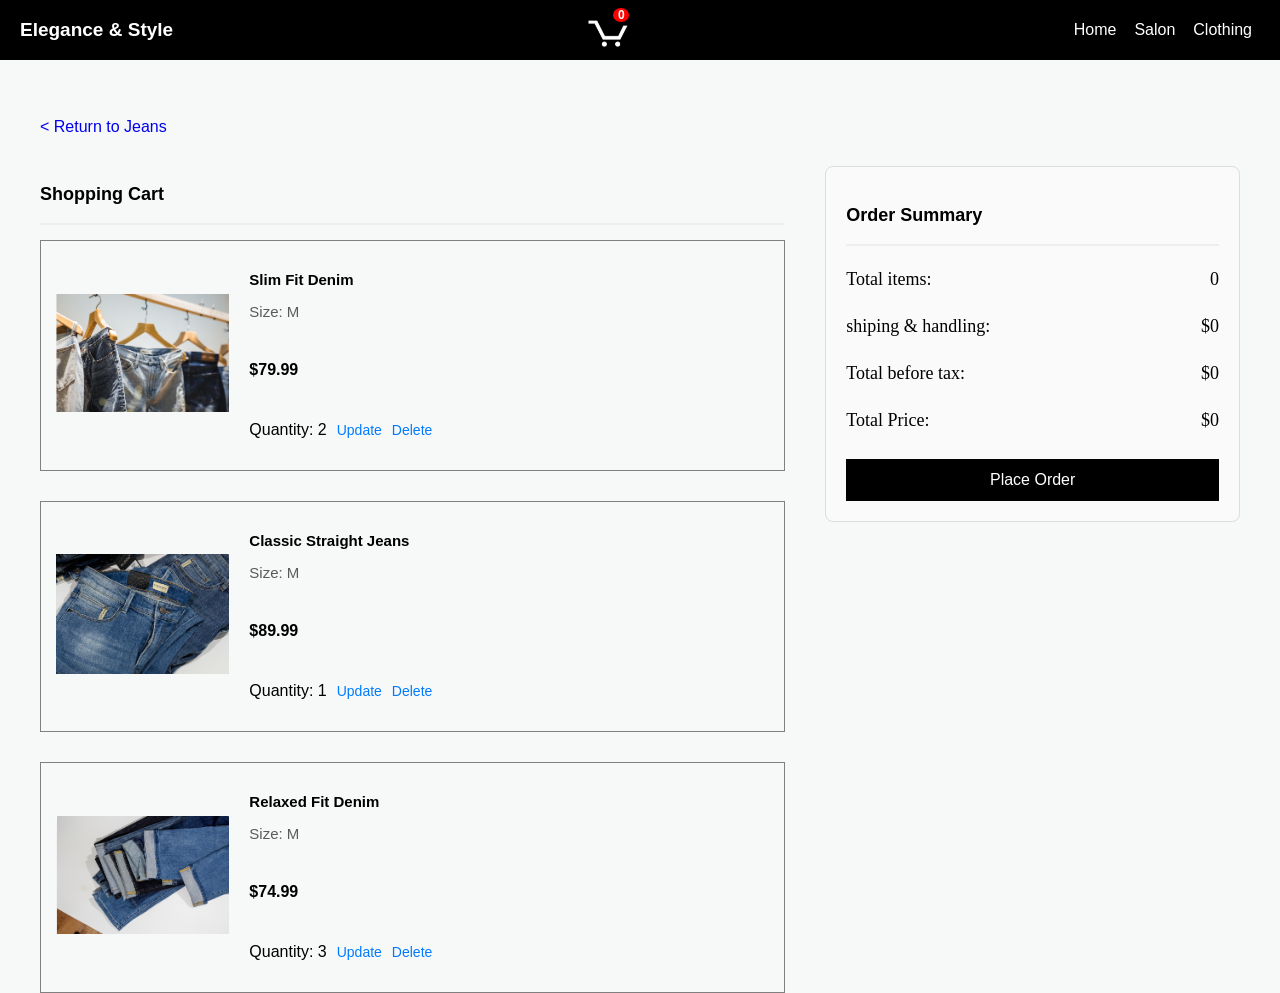
<file: Checkout.html>
<!DOCTYPE html>
<html>
  <head>
    <title>Salon</title>
    <meta charset="UTF-8">
    <meta name="viewport" content="width=device-width, initial-scale=1.0">

    <link rel="stylesheet" href="CSS/Header.css">
    <link rel="stylesheet" href="CSS/Footer.css">
    <link rel="stylesheet" href="CSS/Salon and Clothing-page.css">
    <link rel="stylesheet" href="CSS/Clothing.css">
    <link rel="stylesheet" href="CSS/Jeans.css">
    <link rel="stylesheet" href="CSS/Checkout.css">
  </head>
  <body>
      <header>
        <div class="heading">
          <p class="heading-text">Elegance & Style</p>
        </div>
        <div class="cart-container js-cart-container">
          <a class="cart-link header-link" href="Checkout.html">
            <img class="cart" src="Images and Icons/icons/cart-icon.png">
            <div class="cart-quantity js-cart-quantity">0</div>
          </a>
        </div>
        <div class="hero-section">
          <p class="home js-home">Home</p>
          <p class="salon js-salon">Salon</p>
          <p class="clothing js-clothing">Clothing</p>
        </div>
      </header>  

      <main class="main-page">

        <a href="Clothing-Jeans.html" class="return-link">
          <div class="return-to-jeans-link">
            < Return to Jeans
          </div>
        </a>

        <div class="checkout-container">
          <div class="shopping-cart-container">
            <p class="heading-text">Shopping Cart</p>

            <div class="line"></div>

            <div class="products-container js-products-container"></div>
          </div>


          <div class="order-summary-container">
              <div>
                <p class="order-summary">Order Summary</p>
                <div class="line"></div>
              </div>
              <div class="items-container">
                <p>Total items:</p>
                <p>0</p>
              </div>
              <div class="shiping-container">
                <p>shiping & handling:</p>
                <p>$0</p>
              </div>
              <div class="tax-container">
                <p>Total before tax:</p>
                <p>$0</p>
              </div>
              <div class="price-container">
                <p>Total Price:</p>
                <p>$0</p>
              </div>
              <div class="button-place-order-container">
                <button class="place-order-button">Place Order</button>
              </div>
          </div>
        </div>
      </main>


      <script type="module" src="Clothing.js"></script>
      <script type="module" src="Jeans.js"></script>
      <script type="module" src="Header.js"></script>
      <script type="module" src="Checkout.js"></script>
  </body>
</html>
</file>
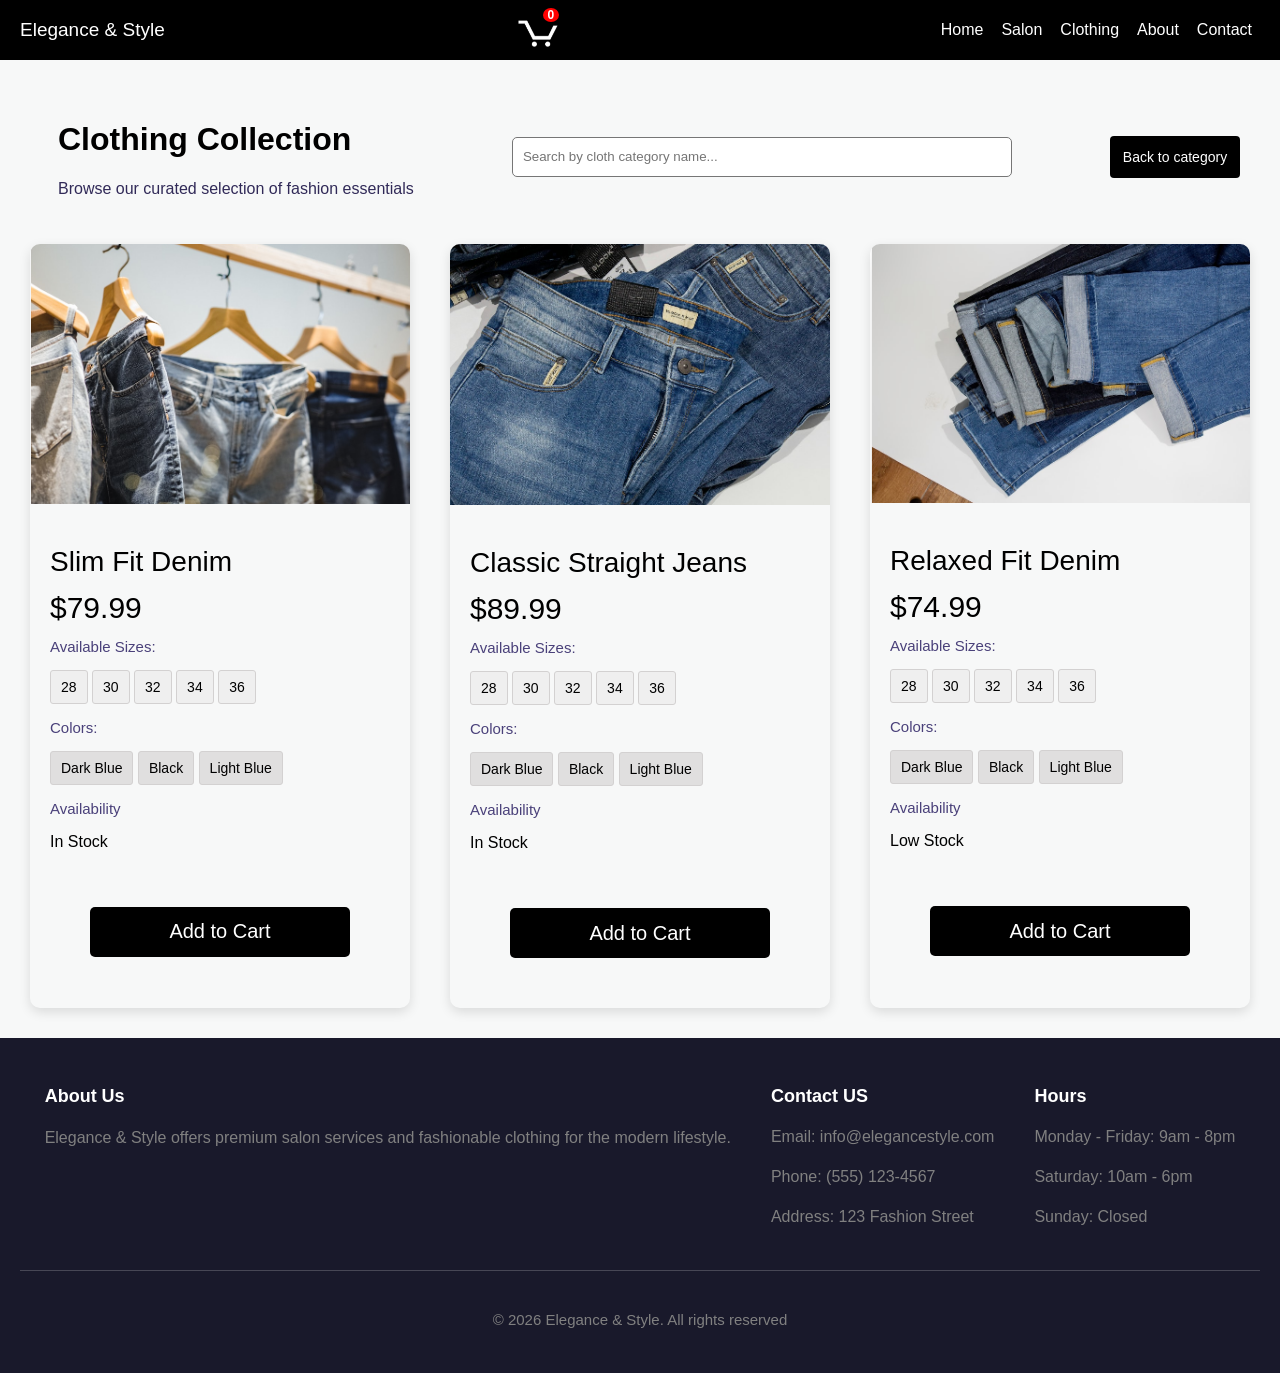
<file: Clothing-Jeans.html>
<!DOCTYPE html>
<html>
  <head>
    <title>Salon</title>
    <meta charset="UTF-8">
    <meta name="viewport" content="width=device-width, initial-scale=1.0">

    <link rel="stylesheet" href="CSS/Header.css">
    <link rel="stylesheet" href="CSS/Footer.css">
    <link rel="stylesheet" href="CSS/Salon and Clothing-page.css">
    <link rel="stylesheet" href="CSS/Clothing.css">
    <link rel="stylesheet" href="CSS/Jeans.css">
  </head>
  <body>
      <header>
        <div class="heading">
          <p class="heading-text">Elegance & Style</p>
        </div>
        <div class="cart-container js-cart-container">
          <a class="cart-link header-link" href="Checkout.html">
          <img class="cart" src="Images and Icons/icons/cart-icon.png">
          <div class="cart-quantity js-cart-quantity">0</div>
        </a>
        </div>
        <div class="hero-section">
          <p class="home js-home">Home</p>
          <p class="salon js-salon">Salon</p>
          <p class="clothing js-clothing">Clothing</p>
          <p class="about js-about">About</p>
          <p class="contact js-contact">Contact</p>
        </div>
      </header>  

      <main class="main-page">
        <div class="button-clothing-text-container js-button-clothing-text-container">
          <div class="clothing">
            <h1 class="Clothing-text2">Clothing Collection</h1>
            <p class="clothing-text-description">Browse our curated selection of fashion essentials</p>
          </div>
          <div class="search-container">
            <input type="text" placeholder="Search by cloth category name..." class="search-cloth js-search-cloth">
          </div>
          <div class="button-home-container">
            <button class="back-to-categories js-back-to-categories">Back to category</button>
          </div>
        </div>

        <div class="jeans-container js-jeans-container">
          
        </div>
        </div>
      </main>



      <footer>
        <div class="footer-container">
          <div class="about-us-container" id="about-section">
            <p class="about-us">About Us</p>
            <p class="about-us-text">Elegance & Style offers premium salon services and fashionable clothing for the modern lifestyle.</p>
          </div>

          <div class="contact-container" id="contact-section">
            <p class="contact-us">Contact US</p>
            <div class="contact-information">
              <p class="email">Email: info@elegancestyle.com</p>
              <p class="phone">Phone: (555) 123-4567</p>
              <p class="address">Address: 123 Fashion Street</p>
            </div>
          </div>
            <div class="hours-container">
              <p class="hours">Hours</p>
              <div class="working-days">
                <p class="wekkdays">Monday - Friday: 9am - 8pm</p>
                <p class="saturday">Saturday: 10am - 6pm</p>
                <p class="sunday">Sunday: Closed</p>
              </div>
            </div>
        </div>


          <div class="line"></div>

          <div class="rights-container">
            <p class="rights">
              © 2026 Elegance & Style. All rights reserved
            </p>
          </div>
      </footer>
      <script src="Clothing.js"></script>
      <script type="module" src="Jeans.js"></script>
      <script src="Header.js"></script>

  </body>
</html>
</file>
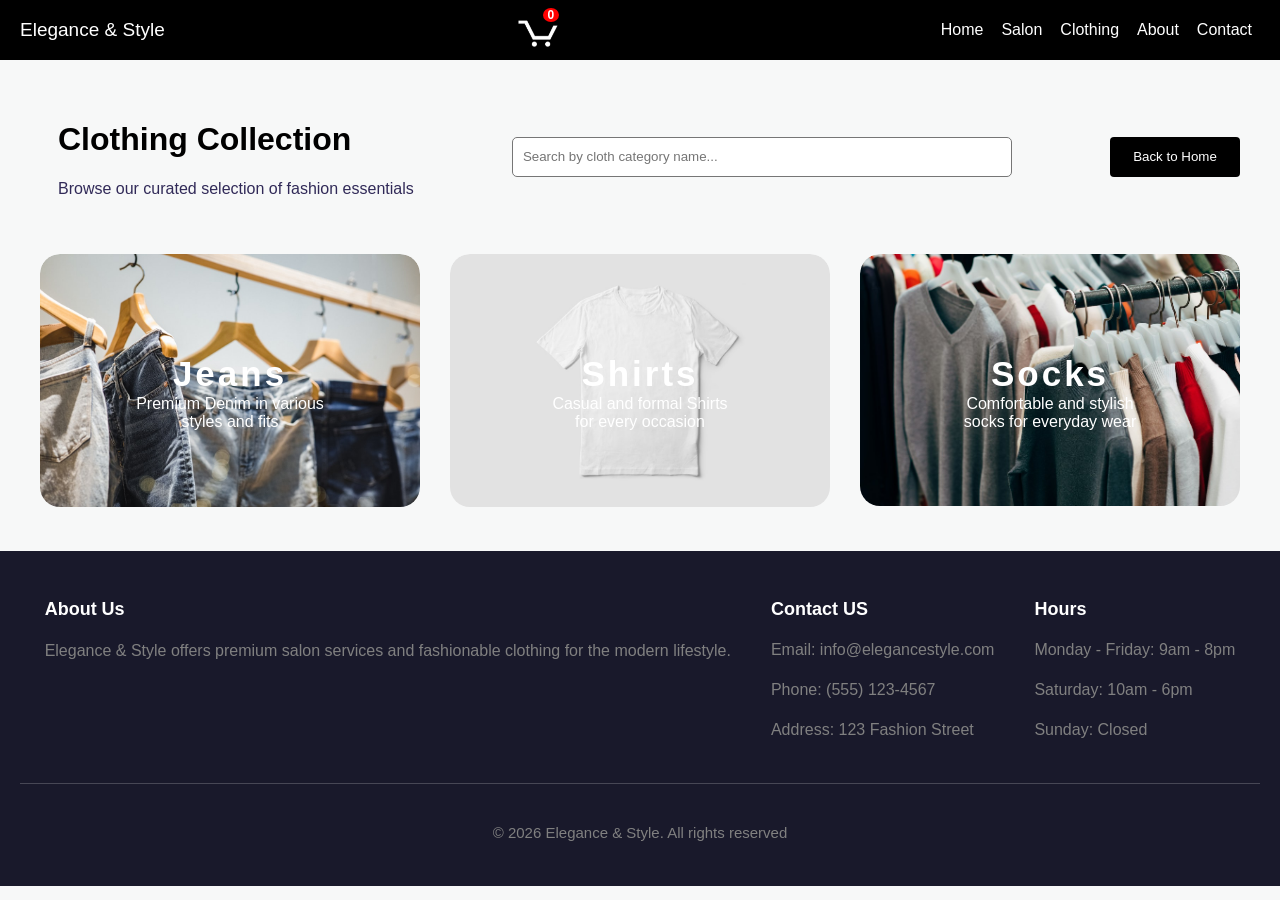
<file: Clothing.html>
<!DOCTYPE html>
<html>
  <head>
    <title>Salon</title>
    <meta charset="UTF-8">
    <meta name="viewport" content="width=device-width, initial-scale=1.0">

    <link rel="stylesheet" href="CSS/Header.css">
    <link rel="stylesheet" href="CSS/Footer.css">
    <link rel="stylesheet" href="CSS/Salon and Clothing-page.css">
    <link rel="stylesheet" href="CSS/Clothing.css">
    <link rel="stylesheet" href="CSS/Jeans.css">
  </head>
  <body>
      <header>
        <div class="heading">
          <p class="heading-text">Elegance & Style</p>
        </div>
        <div class="cart-container">
          <a class="cart-link header-link" href="Checkout.html">
          <img class="cart" src="Images and Icons/icons/cart-icon.png">
          <div class="cart-quantity js-cart-quantity">0</div>
        </a>
        </div>
        <div class="hero-section">
          <p class="home js-home">Home</p>
          <p class="salon js-salon">Salon</p>
          <p class="clothing js-clothing">Clothing</p>
          <p class="about js-about">About</p>
          <p class="contact js-contact">Contact</p>
        </div>
      </header>  

      <main class="main-page">
        <div class="button-clothing-text-container js-button-clothing-text-container">
          <div class="clothing">
            <h1 class="Clothing-text2">Clothing Collection</h1>
            <p class="clothing-text-description">Browse our curated selection of fashion essentials</p>
          </div>
          <div class="search-container">
            <input type="text" placeholder="Search by cloth category name..." class="search-cloth js-search-cloth">
          </div>
          <div class="button-home-container">
            <button class="back-to-home-button js-back-button">Back to Home</button>
          </div>
        </div>

        <div class="clothing-cards-container js-clothing-cards-container">
          <!--FIrst Image-->
          <div class="cloth-container">

            <img src="Images and Icons/Clothing Collection/photo-1576995853123-5a10305d93c0.jpg" class="cloth-image js-jeans-image" alt="jeans image">
            

            <div class="clothing-heading-description">
              <p class="cloth-heading">Jeans</p>
              <p class="clothing-sub-heading">Premium Denim in various styles and fits</p>
            </div>
          </div>


          <!--Second Image-->
          <div class="cloth-container">
            <a href="Clothing htmls/Clothing-Shirts.html">
              <img src="Images and Icons/Clothing Collection/photo-1651761179569-4ba2aa054997 (1).jpg" class="cloth-image" alt="jeans image">

            <div class="clothing-heading-description">
              <p class="cloth-heading">Shirts</p>
              <p class="clothing-sub-heading">Casual and formal Shirts for every occasion</p>
            </div>
            </a>
          </div>

          <!--Third-Image-->
          <div class="cloth-container">
            <a href="Clothing htmls/Clothing-Socks.html">
              <img src="Images and Icons/Clothing Collection/Cotton crew sokcs.png" class="cloth-image" alt="jeans image">

            <div class="clothing-heading-description">
              <p class="cloth-heading">Socks</p>
              <p class="clothing-sub-heading">Comfortable and stylish socks for everyday wear</p>
            </div>
            </a>
          </div>
          
        </div>
      </main>



      <footer>
        <div class="footer-container">
          <div class="about-us-container" id="about-section">
            <p class="about-us">About Us</p>
            <p class="about-us-text">Elegance & Style offers premium salon services and fashionable clothing for the modern lifestyle.</p>
          </div>

          <div class="contact-container" id="contact-section">
            <p class="contact-us">Contact US</p>
            <div class="contact-information">
              <p class="email">Email: info@elegancestyle.com</p>
              <p class="phone">Phone: (555) 123-4567</p>
              <p class="address">Address: 123 Fashion Street</p>
            </div>
          </div>
            <div class="hours-container">
              <p class="hours">Hours</p>
              <div class="working-days">
                <p class="wekkdays">Monday - Friday: 9am - 8pm</p>
                <p class="saturday">Saturday: 10am - 6pm</p>
                <p class="sunday">Sunday: Closed</p>
              </div>
            </div>
        </div>


          <div class="line"></div>

          <div class="rights-container">
            <p class="rights">
              © 2026 Elegance & Style. All rights reserved
            </p>
          </div>
      </footer>
      <script src="Cart.js"></script>
      <script src="Header.js"></script>
      <script src="Clothing.js"></script>
  </body>
</html>
</file>
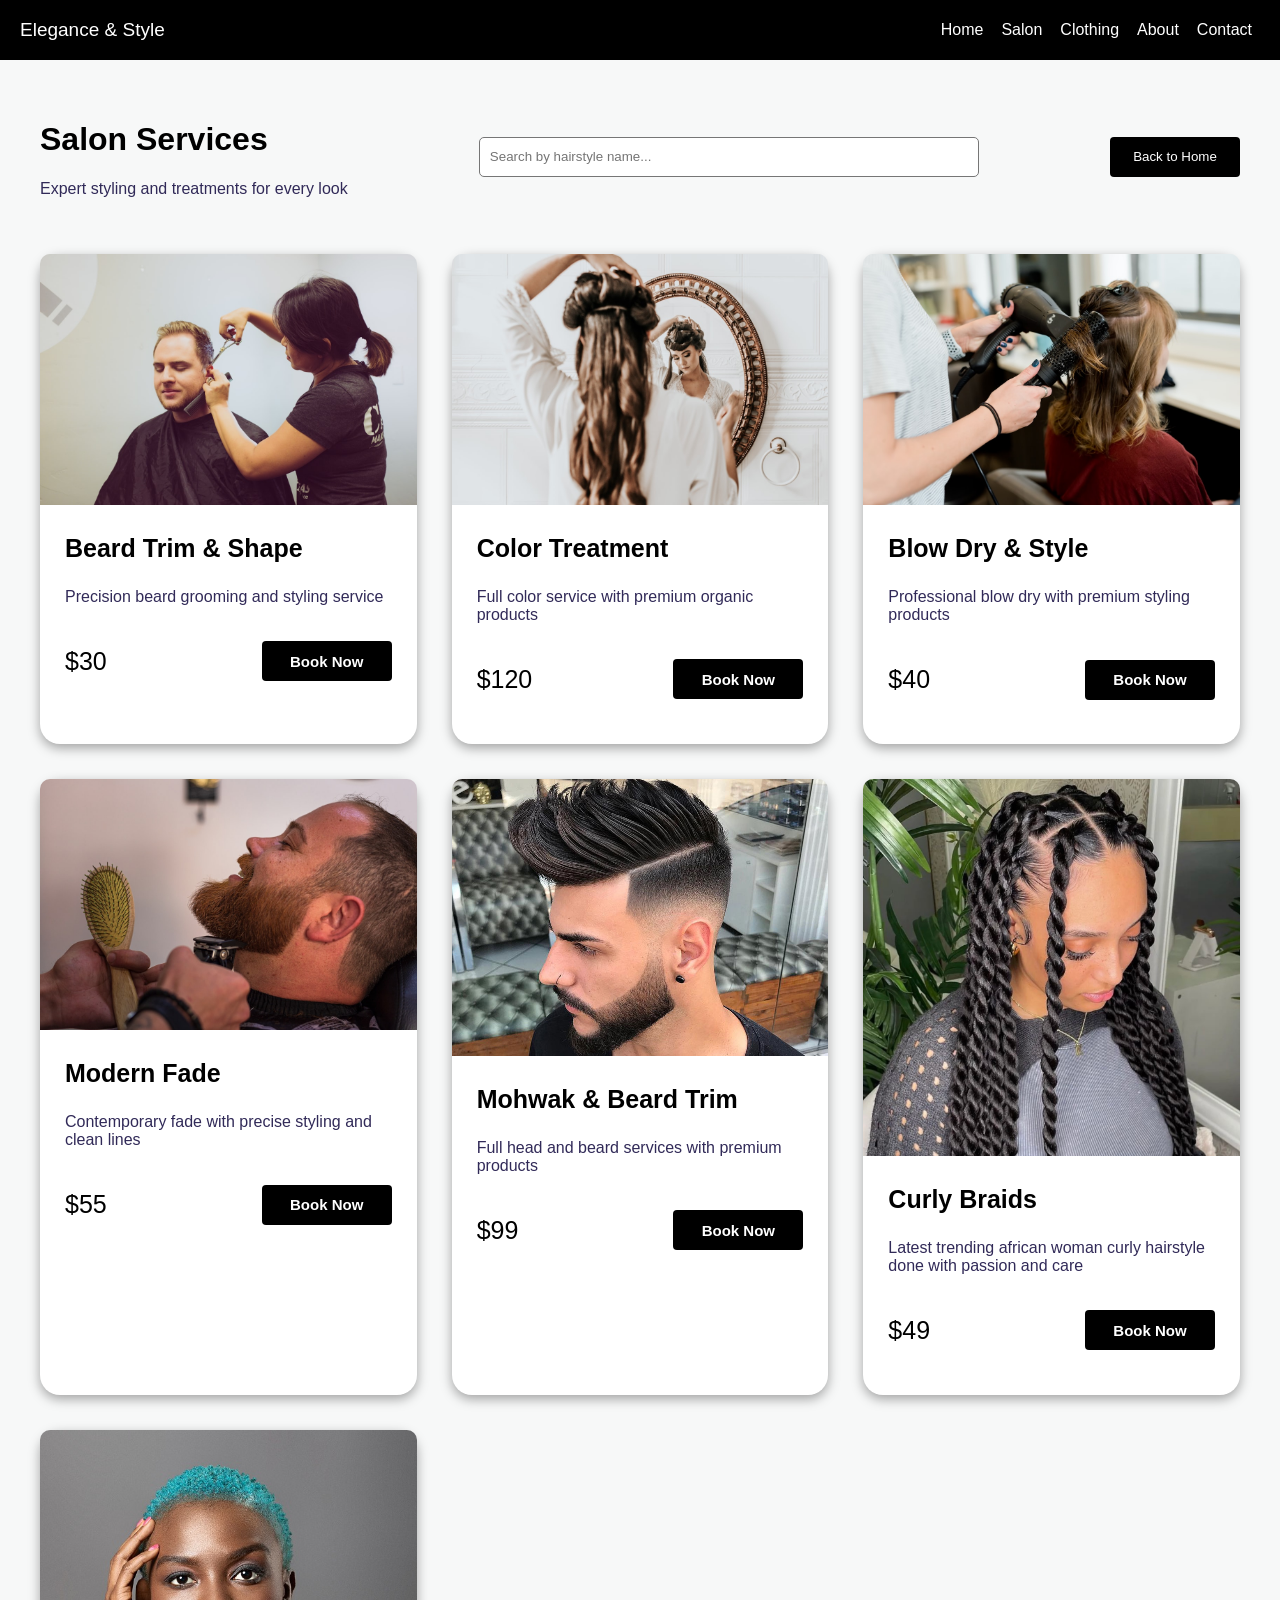
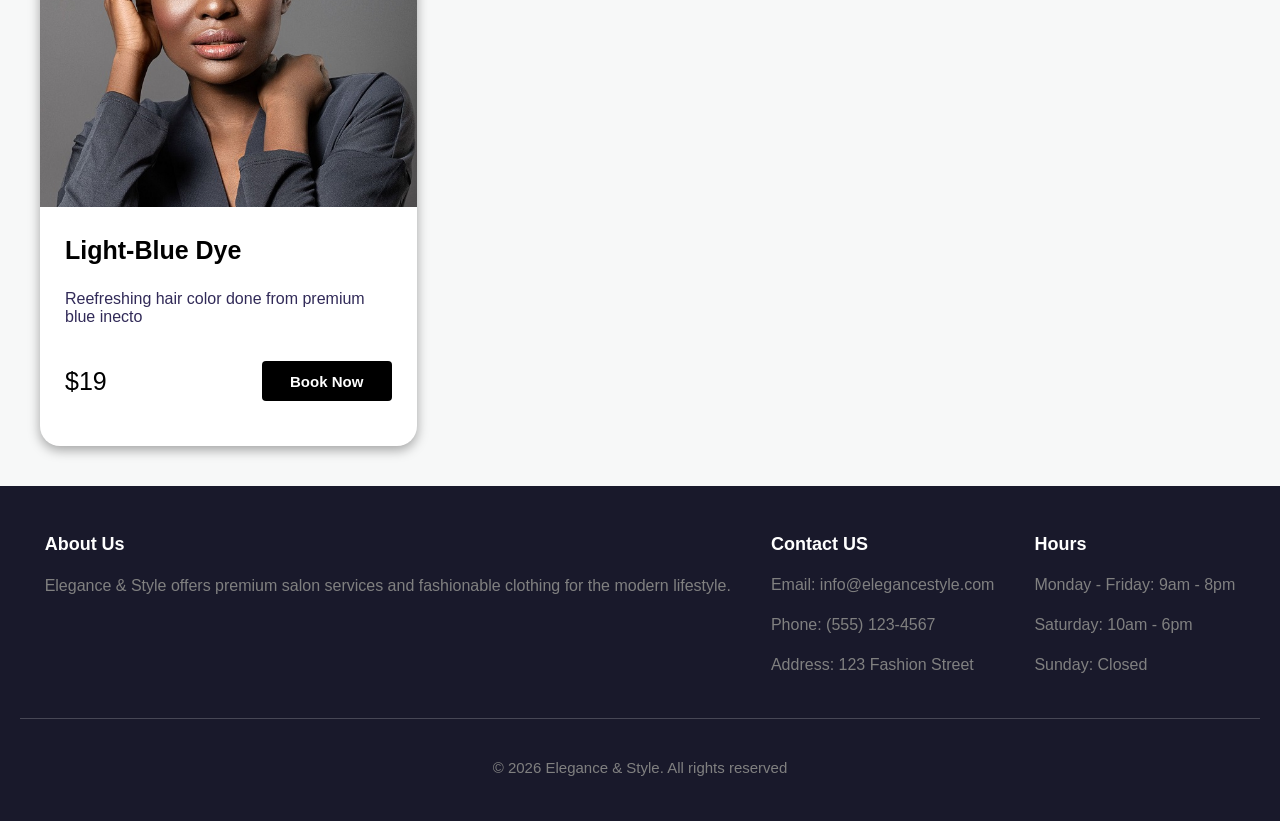
<file: Salon.html>
<!DOCTYPE html>
<html>
  <head>
    <title>Salon</title>
    <meta charset="UTF-8">
    <meta name="viewport" content="width=device-width, initial-scale=1.0">

    <link rel="stylesheet" href="CSS/Header.css">
    <link rel="stylesheet" href="CSS/Footer.css">
    <link rel="stylesheet" href="CSS/Salon-page.css">
    <link rel="stylesheet" href="CSS/Hairstyle.css">
  </head>
  <body>
      <header>
        <div class="heading">
          <p class="heading-text">Elegance & Style</p>
        </div>
        <div class="hero-section">
          <p class="home js-home">Home</p>
          <p class="salon js-salon">Salon</p>
          <p class="clothing js-clothing">Clothing</p>
          <p class="about js-about">About</p>
          <p class="contact js-contact">Contact</p>
        </div>
      </header>  

      <main>
        <div class=" button-salon-text-container js-button-salon-text-container">
          <div class="salon-text-container">
            <h1 class="salon-text2">Salon Services</h1>
            <p class="salon-text-description">Expert styling and treatments for every look</p>
          </div>
          <div class="search-container">
            <input type="text" placeholder="Search by hairstyle name..." class="search-hairstyle js-search-hairstyle">
          </div>
          <div class="button-home-container">
            <button class="back-to-home-button js-back-button">Back to Home</button>
          </div>
        </div>

        <div class="hairstyles-cards-container">
          <img src="Images and Icons/Salon Collection/Trending woman haristyle.jpg" >
        </div>
      </main>



      <footer>
        <div class="footer-container">
          <div class="about-us-container" id="about-section">
            <p class="about-us">About Us</p>
            <p class="about-us-text">Elegance & Style offers premium salon services and fashionable clothing for the modern lifestyle.</p>
          </div>

          <div class="contact-container" id="contact-section">
            <p class="contact-us">Contact US</p>
            <div class="contact-information">
              <p class="email">Email: info@elegancestyle.com</p>
              <p class="phone">Phone: (555) 123-4567</p>
              <p class="address">Address: 123 Fashion Street</p>
            </div>
          </div>
            <div class="hours-container">
              <p class="hours">Hours</p>
              <div class="working-days">
                <p class="wekkdays">Monday - Friday: 9am - 8pm</p>
                <p class="saturday">Saturday: 10am - 6pm</p>
                <p class="sunday">Sunday: Closed</p>
              </div>
            </div>
        </div>


          <div class="line"></div>

          <div class="rights-container">
            <p class="rights">
              © 2026 Elegance & Style. All rights reserved
            </p>
          </div>
      </footer>
      <script src="Salon.js"></script>
      <script src="Header.js"></script>
  </body>
</html>
</file>
<file: CSS/Header.css>
header{
  background-color: black;
  position: fixed;
  left: 0;
  right: 0;
  top: 0;
  height: 60px;
  display: flex;
  justify-content: space-between;
  align-items: center;
  font-family: Arial, Helvetica, sans-serif;
  z-index: 2000;
} .heading{
  color: white;
  font-family: Arial, Helvetica, sans-serif;
  font-size: 19px;
  margin-left: 20px;
  cursor: pointer;
  }.hero-section{
    display: flex;
    color: white;
    align-items: center;
    font-size: 16px;
    margin-right: 28px;

  }
  .home,
  .salon,
  .clothing,
  .about,
  .contact{
    margin-left: 18px;
    transition: opacity 0.2s;
    cursor: pointer;
  }
  .home:hover,
  .salon:hover,
  .clothing:hover,
  .about:hover,
  .contact:hover{
    opacity: 0.7;
  }
  .cart{
    width: 40px;
    margin-right: 11px;
    margin-top: 7px;
    display: flex;
    align-items: center;
    justify-content: center;
  }
  .cart-container {
    position: relative;
    margin-right: 1px;
    display: inline-block; /* ensure width wraps content */
  }

  .cart-quantity {
    position: absolute;
    top: -5px;       /* adjust as needed */
    right: 10px;     /* move it slightly outside the cart icon */
    color: white;
    min-width: 16px; /* ensures 1-3 digits fit nicely */
    text-align: center;
    font-size: 12px;
    font-weight: bold;
    padding: 0 4px;  /* small padding for wider numbers */
    border-radius: 50%; /* optional, for round badge */
    background-color: red; /* optional, looks like a badge */
  }


  @media(max-width: 480px){
    header{
      flex-wrap: wrap;
      height: 120px;
    }
    .heading{
      font-size: 23px;
    }.hero-section{
      font-size: 16px;
    }
    .home,
    .salon,
    .clothing,
    .about,
    .contact{
      margin-left: 13px;
    }
}
</file>
<file: CSS/Footer.css>
footer {
  background-color: rgb(25, 25, 43);
  font-family: Arial, Helvetica, sans-serif;
  padding: 30px 20px;
}

.footer-container {
  display: flex;
  justify-content: center;
  gap: 40px;
  flex-wrap: wrap; /* KEY for responsiveness */
}


.about-us,
.contact-us,
.hours {
  color: white;
  font-weight: bold;
  font-size: 18px;
}


.about-us-text {
  line-height: 1.6;
  color: grey;
  font-size: 16px;
}

.contact-information,
.working-days {
  color: grey;
  line-height: 1.5; 
  font-size: 16px;
}


.line {
  border-top: 1px solid rgba(255, 255, 255, 0.2);
  margin: 25px 0;
}


.rights-container {
  display: flex;
  justify-content: center;
}

.rights {
  color: grey;
  font-size: 15px;
}

@media (max-width: 750px) {
  .footer-container {
    flex-direction: column;
    align-items: center;
    text-align: center;
  }
}
</file>
<file: CSS/Salon and Clothing-page.css>
body{
  margin: 0;
  padding: 0;
  font-family: Arial, Helvetica, sans-serif;
  background-color: rgb(247, 248, 248);
}
main{
  margin-top: 100px;
}

.button-salon-text-container,
.button-clothing-text-container{
  display: flex;
  align-items: center;
  justify-content: space-around;
  flex-wrap: wrap;
  gap: 20px;

}.back-to-home-button{
  height: 40px;
  width: 100%;
  color: white;
  background-color: black;
  border: none;
  border-radius: 4px;
  padding: 10px;
  cursor: pointer;
}.button-home-container{
  width: 130px;
}

.salon-text-description,
.clothing-text-description{
  color: rgb(49, 42, 88);
}
.search-container {
  width: 100%;
  max-width: 500px;
  margin: 10px auto;
}

.search-hairstyle,
.search-cloth {
  width: 100%;
  padding: 10px;
  box-sizing: border-box;
  height: 40px;
  border-radius: 5px;
  border-style: solid;
  border-width: 1px;
}

@media(max-width:500px){
  .back-to-home-button{
    height: 40px;
    padding: 5px;
    font-size: 12px;
  }
  .button-salon-text-container,
  .button-clothing-text-container{
    padding: 20px;

  }
  .back-to-home-button{
    font-size: 14px;
  }
  .search-hairstyle,
  .search-cloth {
    height: 45px;
    font-size: 14px;
  }
}

@media(min-width:650px){
  .button-salon-text-container,
  .button-clothing-text-container{
    margin-right:40px;
    margin-left: 40px;
  }
}
</file>
<file: CSS/Clothing.css>
body{
  font-family: Arial, Helvetica, sans-serif;

}
.clothing-cards-container{
  display: grid;
  grid-template-columns: 1fr 1fr 1fr;
  gap: 30px;
  padding: 40px;
}
.cloth-container {
  position: relative;
  overflow: hidden; 
  border-radius: 20px;
  cursor: pointer;
}

.cloth-image {
  width: 100%;
  border-radius: 20px;
  transition: transform 0.3s ease;
}
  .cloth-container:hover .cloth-image, .cloth-container:hover .cloth-heading {
    transform: scale(1.1);
  }

.clothing-heading-description{
  position: absolute;
  top:50%;
  left: 50%;
  transform: translate(-50%, -50%);
  color: white;
}
.cloth-heading{
  font-weight: 700;
  font-size: 35px;
  letter-spacing: 3px;
  top: 60%;
  text-align: center;
  margin-bottom: -15px;

}
.clothing-sub-heading{
  font-size:16px;
  text-align: center;
}

.back-to-categories{
  background-color: black;
  color: white; 
  padding: 2px 5px;
  font-size: 14px;
  flex-wrap: nowrap;
  width: 100%;
  max-width: 200px;
  height: 42px;
  border-radius: 4px;
  cursor: pointer;
  white-space: nowrap;
  border: none;
}

@media(max-width: 1023px){
  .clothing-cards-container{
  grid-template-columns: 1fr 1fr;
}
}
@media(max-width: 750px){
  .clothing-cards-container{
  grid-template-columns: 1fr;
}
}
</file>
<file: CSS/Jeans.css>
body{
  overflow-x: hidden;
}
*{
  box-sizing: border-box;;
}
.jeans-container{
  display: grid;
  grid-template-columns: 1fr 1fr 1fr;
  gap: 40px;
  padding: 30px;
}
.jean-image{
  width: 100%;
  border-top-left-radius: 10px;
  border-top-right-radius: 10px;
}
.jean-card{
  border-radius: 10px;
  box-shadow: 0 4px 12px rgba(0,0,0,0.12);
}
.jean-info-container{
  padding: 10px 20px;
}
.jean-name{
  font-size: 28px;
  margin-bottom: -17px;
}
.jean-price{
  font-size: 30px;
  margin-bottom: -2px;
}
.available,
.colors-available{
  color: rgb(74, 65, 122);
  font-size: 15px;
}
.siezes-available{
  display: flex;
  gap: 10px;
}
.size{

  padding: 8px 10px;
  font-size: 14px;
  border-radius: 3px;
  border: 1px solid rgb(211, 209, 209);
}
.color{
  background-color: rgb(224, 223, 223);
  padding: 8px 10px;
  font-size: 14px;
  border-radius: 3px;
  border: 1px solid rgb(211, 209, 209);
}
.button-cart-container{
  display: flex;
  justify-content: center;
  align-items: center;
  padding: 40px;
}
.add-to-cart{
  width: 100%;
  max-width: 340px;
  background-color: black;
  color: white;
  height: 50px;
  font-size: 20px;
  border-radius: 5px;
  border: none;
}

.in-stock-green{
  color: green;
}
.low-stock-green{
  color: red;
}
@media(max-width: 1023px){
 .jeans-container{
  grid-template-columns: 1fr 1fr;
}
}
@media(max-width: 750px){
  .jeans-container{
  grid-template-columns: 1fr;
  }
  .add-to-Cart{
    width: 100%;
    max-width: 340px; /* keep consistent */

}
}
</file>
<file: CSS/Checkout.css>
.checkout-container {
  display: flex;
  margin-top: 30px;
  font-family: serif;
  font-size: 18px;
  gap: 40px;
  padding: 0 40px;
  height: auto;
}

.return-to-jeans-link {
  margin-left: 40px;
}

.return-link {
  margin-left: 30px;
  text-decoration: none;
}


.shopping-cart-container {
  flex: 2;
}


.order-summary-container {
  flex: 1;
  border: 1px solid #ddd;
  padding: 20px;
  height: fit-content;
  border-radius: 8px;
  background-color: #fafafa;
}

.order-summary,
.heading-text {
  font-weight: bold;
  font-family: Arial, Helvetica, sans-serif;
}

.line {
  border: 1px solid #eee;
  margin: 15px 0;
}

.items-container,
.price-container,
.shiping-container,
.tax-container {
  display: flex;
  justify-content: space-between;
  margin: -10px 0;
}

.total {
  font-weight: bold;
  font-size: 20px;
}


.button-place-order-container {
  display: flex;
  margin-top: 20px;
  line-height: 1.2;
}

/* button */
.place-order-button {
  width: 100%;
  padding: 12px;
  background-color: black;
  color: white;
  border: none;
  cursor: pointer;
  font-size: 16px;
  transition: 0.3s;
}

.place-order-button:hover {
  background-color: #333;
}

/* Products container */
.products-container {
  display: flex;
  flex-direction: column;
  gap: 30px;
  font-family: Arial, sans-serif;
}

/* Individual product */
.product {
  display: flex;
  border: 1px solid gray;
  gap: 20px;
  padding: 15px;
  align-items: center;
}

/* Image container */
.image-container {
  flex: 1;
}

.product-image {
  width: 100%;
  object-fit: contain;
}

/* Product info container */
.product-container {
  flex: 3;
  display: flex;
  flex-direction: column;
  gap: 10px;
}

/* Name and size */
.product-name-container {
  display: flex;
  flex-direction: column;
  gap: 5px;
}

.prodcut-name {
  font-size: 15px;
  font-weight: bold;
  margin-bottom: -5px;
}

.prodcut-size {
  font-size: 15px;
  color: rgb(90, 90, 90);
}

/* Price */
.product-price-container {
  font-size: 16px;
}

.product-price {
  font-size: 16px;
  font-weight: bold;
}

/* Quantity section */
.quantity-container {
  display: flex;
  align-items: center;
  gap: 10px;
}

.product-quantity {
  font-size: 16px;
}

/* Update & Delete links */
.update-quantity-link,
.delete-quantity-link {
  color: #007bff;
  cursor: pointer;
  font-size: 14px;

}

/* Hover effect */
.update-quantity-link:hover,
.delete-quantity-link:hover {
  color: #d36905;
}

/* Responsive */
@media (max-width: 1000px) {
  .checkout-container {
    display: flex;
    flex-direction: column;
  }
  
  .product {
    flex-direction: column;
    align-items: flex-start;
  }

  .image-container,
  .product-container {
    flex: unset;
    width: 100%;
  }
}

@media (max-width: 480px){
  body{
    padding: 40px 0px;
    min-width: auto;
  }
  .hero-section{
    padding-left: 60px;
  }
}
</file>
<file: CSS/Salon-page.css>
body{
  margin: 0;
  padding: 0;
  font-family: Arial, Helvetica, sans-serif;
  background-color: rgb(247, 248, 248);
}
main{
  margin-top: 100px;
}

.button-salon-text-container{
  display: flex;
  align-items: center;
  justify-content: space-around;
  flex-wrap: wrap;
  gap: 20px;

}.back-to-home-button{
  height: 40px;
  width: 100%;
  color: white;
  background-color: black;
  border: none;
  border-radius: 4px;
  padding: 10px;
  cursor: pointer;
}.button-home-container{
  width: 130px;
}

.salon-text-description{
  color: rgb(49, 42, 88);
}
.search-container {
  width: 100%;
  max-width: 500px;
  margin: 10px auto;
}

.search-hairstyle {
  width: 100%;
  padding: 10px;
  box-sizing: border-box;
  height: 40px;
  border-radius: 5px;
  border-style: solid;
  border-width: 1px;
}

@media(max-width:500px){
  .back-to-home-button{
    height: 40px;
    padding: 5px;
    font-size: 12px;
  }
  .button-salon-text-container{
    padding: 20px;

  }
  .back-to-home-button{
    font-size: 14px;
  }
  .search-hairstyle {
    height: 45px;
    font-size: 14px;
  }
}

@media(min-width:650px){
  .button-salon-text-container{
    margin-right:40px;
    margin-left: 40px;
  }
}
</file>
<file: CSS/Hairstyle.css>
.hairstyles-cards-container{
  display: grid;
  grid-template-columns: 1fr 1fr 1fr;
  column-gap: 35px;
  row-gap: 35px;
}
.cart{
  width: 20px;
}
.hairstyle-card{
  box-shadow: 0 4px 12px rgba(0,0,0,0.35);
  border-radius: 20px;
  background-color: white;
}
.haircut-details-container{
  margin: 25px;
}
.hairstyles-cards-container{
  padding: 40px;
}
.hairstyle-image{
  width: 100%;
  border-top-left-radius: 10px;
  border-top-right-radius: 10px;
}

.haircut-name{
  font-size: 25px;
  font-weight: 700;
}
.haircut-description{
  color: rgb(49, 42, 88);
}
.haircut-price-booking-button{
  display: flex;
  justify-content: space-between;
  align-items: center;
}.Book-button{
  color: white;
  background-color: black;
  height: 40px;
  width: 130px;
  padding: 10px;
  border: none;
  border-radius: 4px;
  font-weight: bold;
  font-size: 15px;
  cursor: pointer;
}
.haircut-price{
  font-size: 25px;
}


@media(max-width:750px){
  .hairstyles-cards-container{
    grid-template-columns: 1fr;
  }
}
@media(min-width:750px) and (max-width:1020px){
  .hairstyles-cards-container{
    grid-template-columns: 1fr 1fr;
  }

}
</file>
